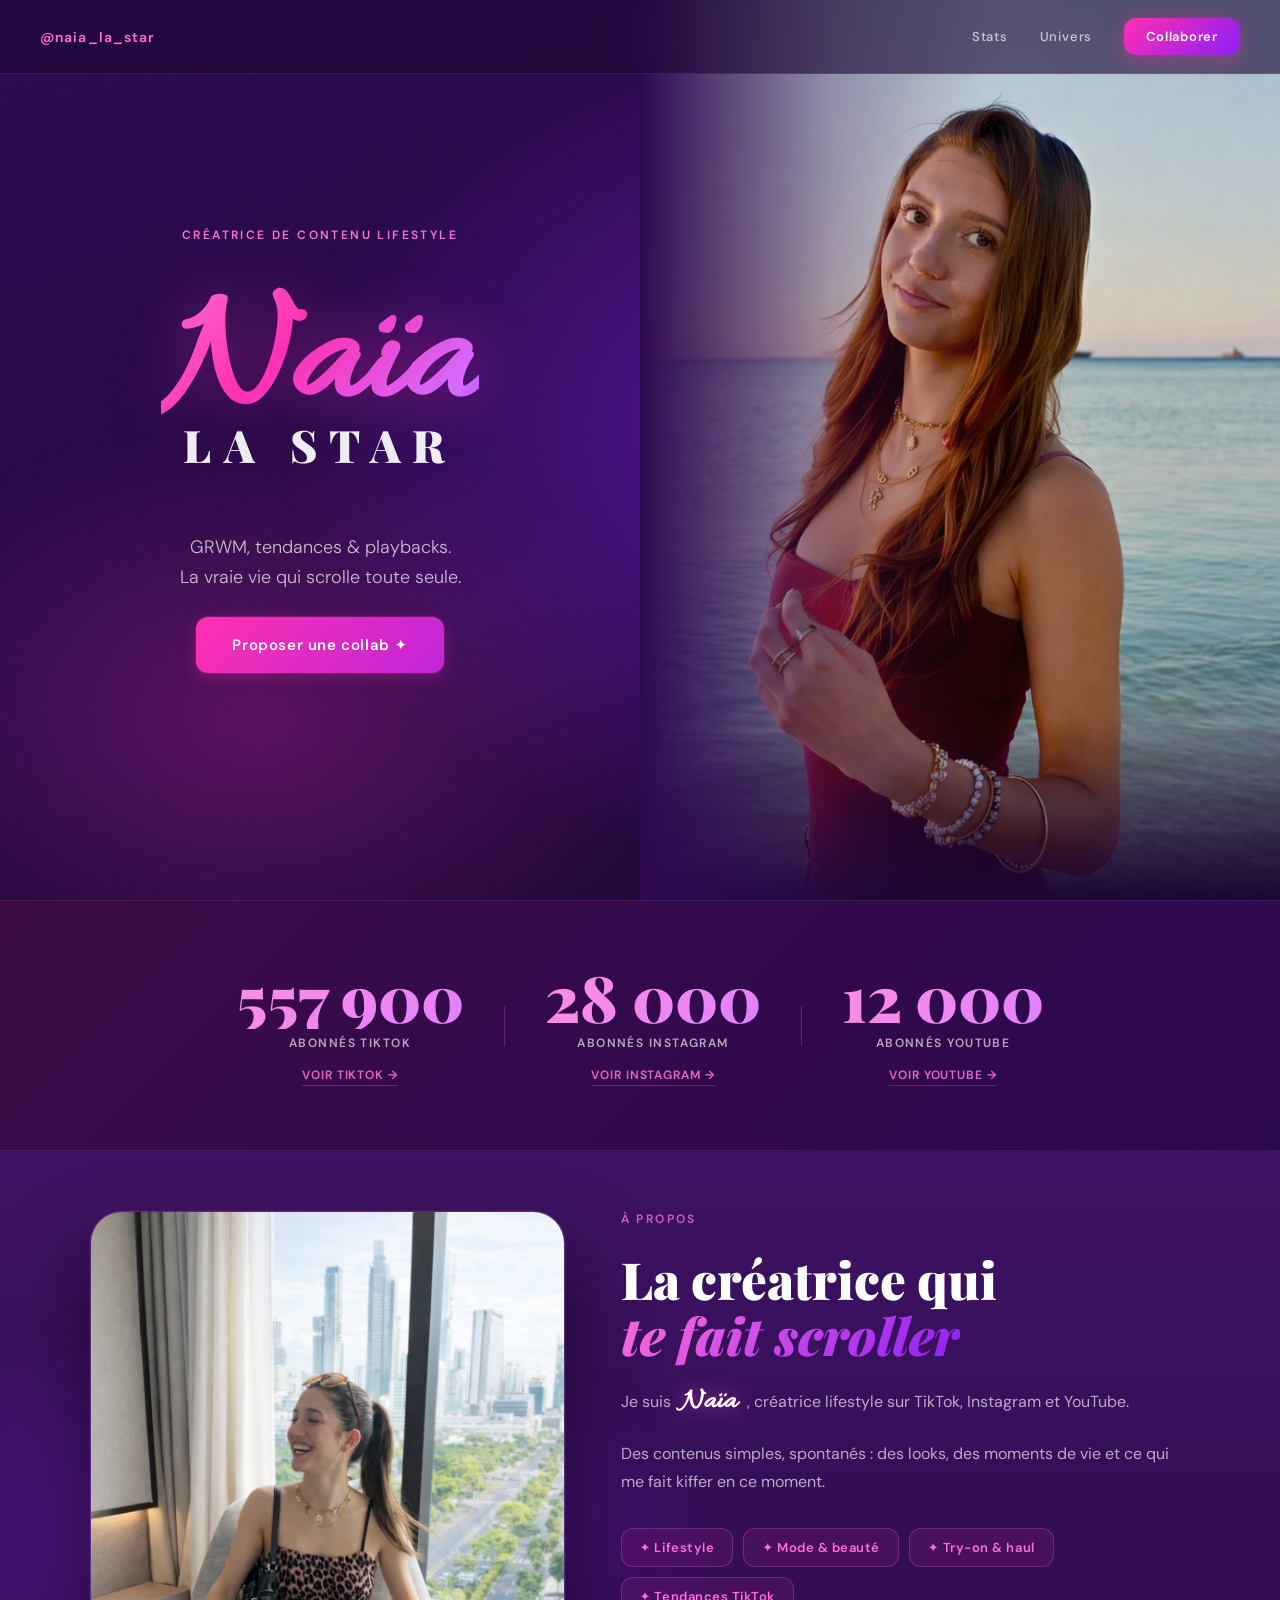
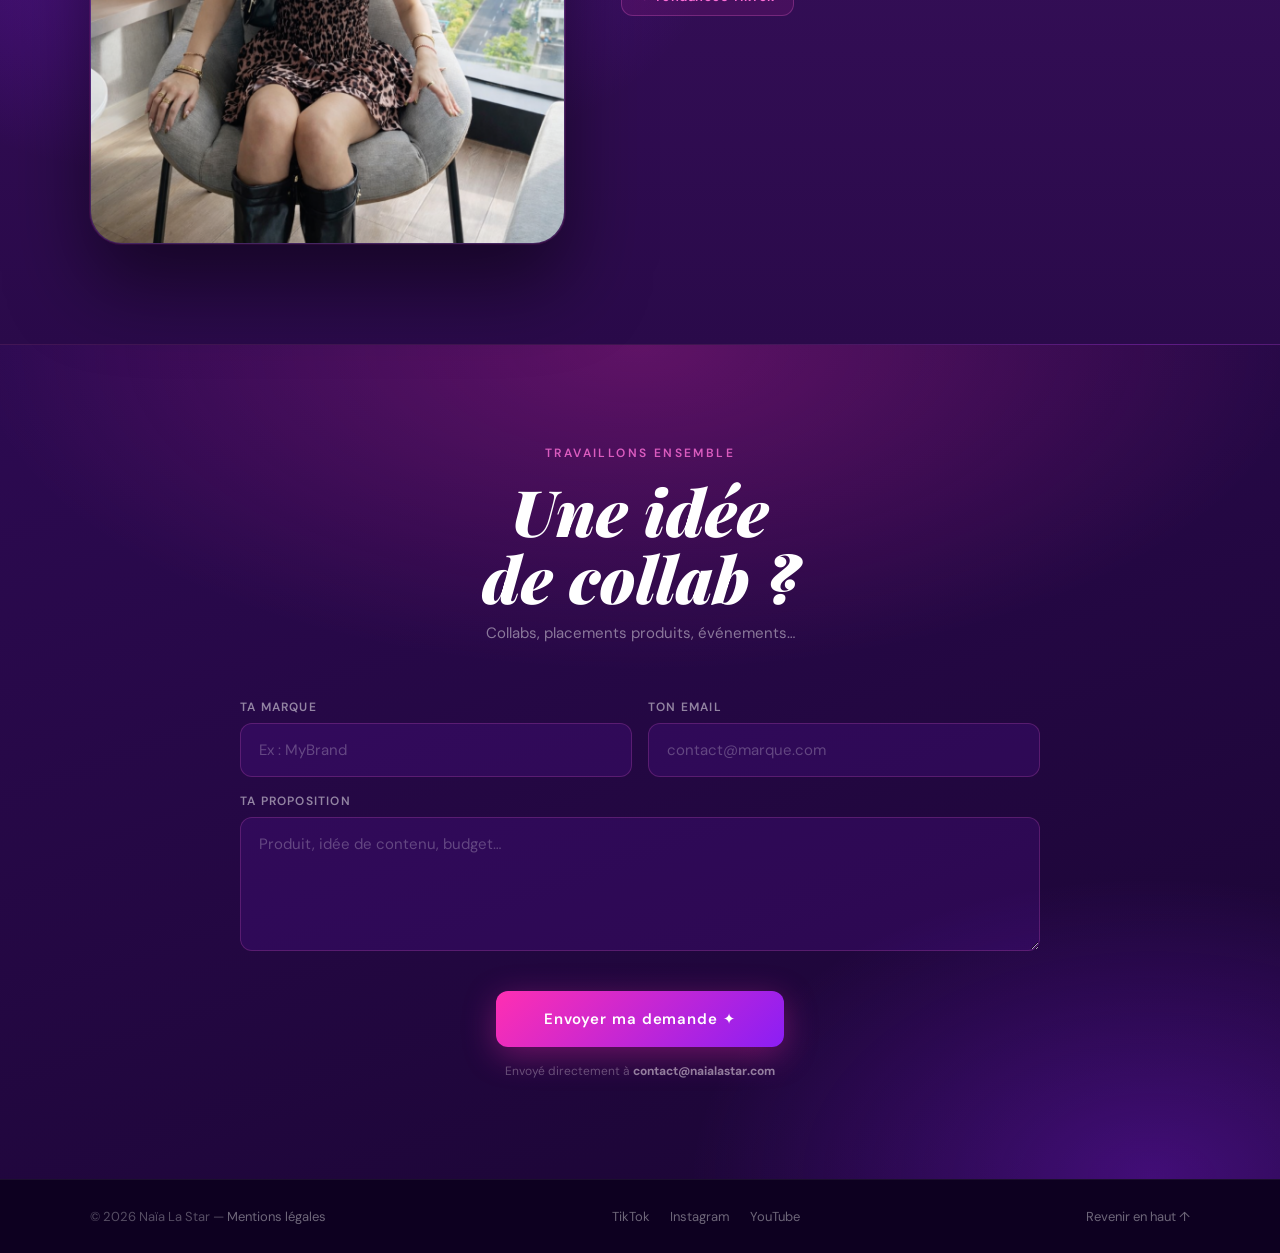
<file: index.html>
<!doctype html>
<html lang="fr">
  <head>
    <meta charset="UTF-8" />
    <meta name="viewport" content="width=device-width, initial-scale=1.0" />
    <title>Naïa La Star — Collaborations & Partenariats</title>
    <meta
      name="description"
      content="Collaborez avec Naïa La Star, créatrice de contenus lifestyle. 557k abonnés TikTok."
    />
    <link rel="preconnect" href="https://fonts.googleapis.com" />
    <link rel="preconnect" href="https://fonts.gstatic.com" crossorigin />
    <link
      href="https://fonts.googleapis.com/css2?family=Playfair+Display:ital,wght@0,400;0,900;1,400;1,900&family=DM+Sans:wght@300;400;500;600&family=Allura&display=swap"
      rel="stylesheet"
    />
    <link rel="icon" type="image/png" href="images/favicon.png" />
    <link rel="stylesheet" href="styles.css" />
  </head>
  <body>
    <header class="nav" id="siteNav">
      <a class="nav__brand" href="#accueil">@naia_la_star</a>
      <div class="nav__links">
        <a href="#chiffres">Stats</a>
        <a href="#univers">Univers</a>
        <a href="#contact" class="nav__cta">Collaborer</a>
      </div>
    </header>

    <section id="accueil" class="hero">
      <div class="hero__bg"></div>

      <div class="hero__left">
        <p class="hero__eyebrow">Créatrice de contenu lifestyle</p>

        <h1 class="hero__name">
          <span class="hero__name-script">Naïa</span>
          <span class="hero__name-bold">LA STAR</span>
        </h1>

        <p class="hero__tagline">
          GRWM, tendances & playbacks.<br />
          La vraie vie qui scrolle toute seule.
        </p>

        <a href="#contact" class="hero__btn">Proposer une collab ✦</a>
      </div>

      <div class="hero__right">
        <div class="hero__photo-wrap">
          <img
            class="hero__photo"
            src="images/photo-naia.png"
            alt="Naïa La Star"
            onerror="this.style.opacity = '0'"
          />
          <div class="hero__photo-glow"></div>
        </div>
      </div>
    </section>

    <section id="chiffres" class="stats">
      <div class="stats__inner">
        <div class="stats__item">
          <span class="stats__num">557 900</span>
          <span class="stats__label">abonnés TikTok</span>
          <a
            href="https://www.tiktok.com/@naia_la_star"
            target="_blank"
            rel="noopener"
            class="stats__link"
            >Voir TikTok →</a
          >
        </div>
        <div class="stats__sep" aria-hidden="true"></div>
        <div class="stats__item">
          <span class="stats__num">28 000</span>
          <span class="stats__label">abonnés Instagram</span>
          <a
            href="https://www.instagram.com/naia_la_star/"
            target="_blank"
            rel="noopener"
            class="stats__link"
            >Voir Instagram →</a
          >
        </div>
        <div class="stats__sep" aria-hidden="true"></div>
        <div class="stats__item">
          <span class="stats__num">12 000</span>
          <span class="stats__label">abonnés YouTube</span>
          <a
            href="https://www.youtube.com/@naia_ytb"
            target="_blank"
            rel="noopener"
            class="stats__link"
            >Voir YouTube →</a
          >
        </div>
      </div>
    </section>

    <section id="univers" class="univers">
      <div class="univers__inner">
        <div class="univers__photo-col">
          <div class="univers__photo-wrap">
            <img
              src="images/photo-naia-2.png"
              alt="Naïa en action"
              class="univers__photo"
              onerror="this.style.opacity = '0'"
            />
          </div>
        </div>

        <div class="univers__content">
          <p class="univers__overtitle">À propos</p>
          <h2 class="univers__title">
            La créatrice qui<br /><em>te fait scroller</em>
          </h2>
          <p class="univers__text">
            Je suis <strong class="signature">Naïa</strong> , créatrice
            lifestyle sur TikTok, Instagram et YouTube.
          </p>
          <p class="univers__text">
            Des contenus simples, spontanés : des looks, des moments de vie et
            ce qui me fait kiffer en ce moment.
          </p>
          <div class="univers__tags">
            <span>✦ Lifestyle</span>
            <span>✦ Mode & beauté</span>
            <span>✦ Try-on & haul</span>
            <span>✦ Tendances TikTok</span>
          </div>
        </div>
      </div>
    </section>

    <section id="contact" class="contact">
      <div class="contact__inner">
        <div class="contact__head">
          <p class="contact__overtitle">Travaillons ensemble</p>
          <h2 class="contact__title">Une idée<br />de collab ?</h2>
          <p class="contact__sub">Collabs, placements produits, événements…</p>
        </div>

        <form
          name="contact"
          method="POST"
          data-netlify="true"
          class="contact__form"
          id="contactForm"
        >
          <input type="hidden" name="form-name" value="contact" />
          <div class="contact__grid">
            <label class="contact__field">
              <span>Ta marque</span>
              <input
                required
                type="text"
                name="marque"
                placeholder="Ex : MyBrand"
              />
            </label>
            <label class="contact__field">
              <span>Ton email</span>
              <input
                required
                type="email"
                name="email"
                placeholder="contact@marque.com"
              />
            </label>
          </div>
          <label class="contact__field">
            <span>Ta proposition</span>
            <textarea
              required
              name="message"
              rows="5"
              placeholder="Produit, idée de contenu, budget…"
            ></textarea>
          </label>
          <button class="contact__btn" type="submit">
            Envoyer ma demande ✦
          </button>
          <p class="contact__hint">
            Envoyé directement à <strong>contact@naialastar.com</strong>
          </p>
        </form>
      </div>
    </section>

    <footer class="footer">
      <div class="footer__inner">
        <p>
          © <span id="year"></span> Naïa La Star —
          <a href="mentions-legales.html">Mentions légales</a>
        </p>
        <div class="footer__links">
          <a
            href="https://www.tiktok.com/@naia_la_star"
            target="_blank"
            rel="noopener"
            >TikTok</a
          >
          <a
            href="https://www.instagram.com/naia_la_star/"
            target="_blank"
            rel="noopener"
            >Instagram</a
          >
          <a
            href="https://www.youtube.com/@naia_ytb"
            target="_blank"
            rel="noopener"
            >YouTube</a
          >
        </div>
        <a href="#accueil">Revenir en haut ↑</a>
      </div>
    </footer>

    <script src="scripts.js"></script>
  </body>
</html>
</file>
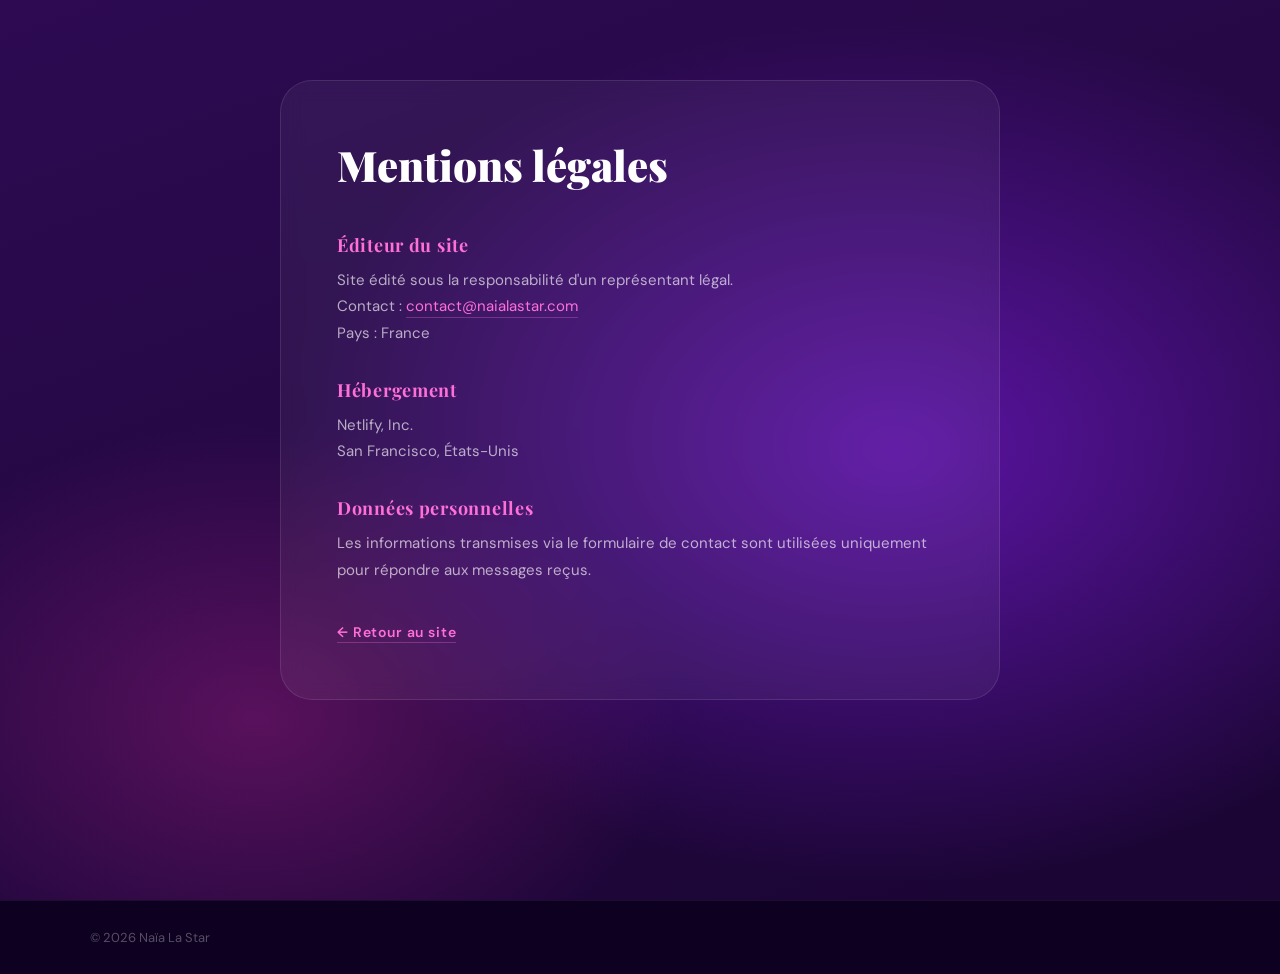
<file: mentions-legales.html>
<!doctype html>
<html lang="fr">
  <head>
    <meta charset="UTF-8" />
    <meta name="viewport" content="width=device-width, initial-scale=1.0" />
    <title>Mentions légales — Naïa La Star</title>
    <link rel="preconnect" href="https://fonts.googleapis.com" />
    <link rel="preconnect" href="https://fonts.gstatic.com" crossorigin />
    <link
      href="https://fonts.googleapis.com/css2?family=Playfair+Display:ital,wght@0,400;0,900;1,400;1,900&family=DM+Sans:wght@300;400;500;600&family=Allura&display=swap"
      rel="stylesheet"
    />
    <link rel="icon" type="image/png" href="images/favicon.png" />
    <link rel="stylesheet" href="styles.css" />
    <style>
      .mentions__card {
        max-width: 720px;
        margin: 0 auto;
        background: rgba(255, 255, 255, 0.05);
        border: 1px solid rgba(255, 255, 255, 0.1);
        border-radius: var(--r-lg);
        padding: 56px;
        backdrop-filter: blur(10px);
      }
      .mentions__card h1 {
        font-family: var(--font-display);
        font-size: clamp(28px, 4vw, 42px);
        font-weight: 900;
        color: var(--white);
        margin-bottom: 40px;
      }
      .mentions__card h2 {
        font-family: var(--font-display);
        font-size: 18px;
        font-weight: 700;
        color: var(--pink2);
        margin: 32px 0 10px;
        letter-spacing: 0.04em;
      }
      .mentions__card p {
        font-size: 15px;
        line-height: 1.75;
        color: rgba(255, 255, 255, 0.65);
      }
      .mentions__card a {
        color: var(--pink2);
        border-bottom: 1px solid rgba(255, 111, 216, 0.3);
        padding-bottom: 1px;
        transition: opacity 180ms ease;
      }
      .mentions__card a:hover {
        opacity: 0.8;
      }
      .mentions__back {
        display: inline-flex;
        align-items: center;
        gap: 8px;
        margin-top: 40px;
        font-size: 14px;
        font-weight: 600;
        letter-spacing: 0.06em;
        color: var(--pink2);
        border-bottom: 1px solid rgba(255, 111, 216, 0.3);
        padding-bottom: 2px;
      }
    </style>
  </head>
  <body>
    <div
      style="
        position: fixed;
        inset: 0;
        z-index: 0;
        background:
          radial-gradient(
            ellipse 80% 80% at 70% 50%,
            rgba(139, 30, 245, 0.55) 0%,
            transparent 60%
          ),
          radial-gradient(
            ellipse 60% 60% at 20% 80%,
            rgba(255, 47, 178, 0.25) 0%,
            transparent 55%
          ),
          linear-gradient(160deg, #2d0a52 0%, #1a0533 100%);
      "
    ></div>

    <main
      style="
        position: relative;
        z-index: 1;
        min-height: 100svh;
        padding: 80px 24px;
      "
    >
      <div class="mentions__card">
        <h1>Mentions légales</h1>

        <h2>Éditeur du site</h2>
        <p>Site édité sous la responsabilité d'un représentant légal.</p>
        <p>
          Contact :
          <a href="mailto:contact@naialastar.com">contact@naialastar.com</a
          ><br />
          Pays : France
        </p>

        <h2>Hébergement</h2>
        <p>
          Netlify, Inc.<br />
          San Francisco, États-Unis
        </p>

        <h2>Données personnelles</h2>
        <p>
          Les informations transmises via le formulaire de contact sont
          utilisées uniquement pour répondre aux messages reçus.
        </p>

        <a href="./index.html" class="mentions__back">← Retour au site</a>
      </div>
    </main>

    <footer class="footer" style="position: relative; z-index: 1">
      <div class="footer__inner">
        <p>© <span id="year"></span> Naïa La Star</p>
      </div>
    </footer>

    <script>
      document.getElementById("year").textContent = new Date().getFullYear();
    </script>
  </body>
</html>
</file>
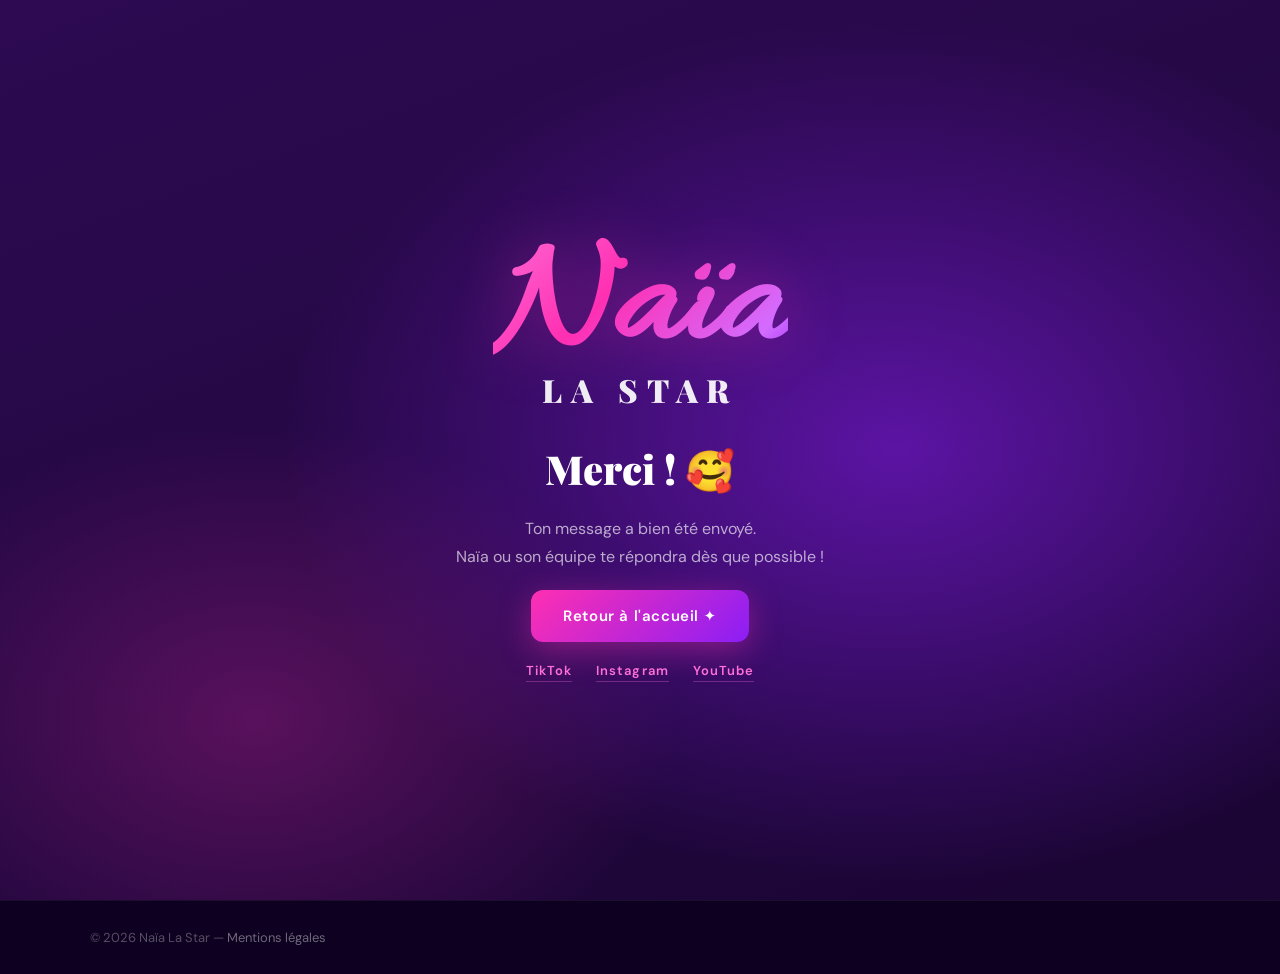
<file: merci.html>
<!doctype html>
<html lang="fr">
  <head>
    <meta charset="UTF-8" />
    <meta name="viewport" content="width=device-width, initial-scale=1.0" />
    <title>Merci — Naïa La Star</title>
    <link rel="preconnect" href="https://fonts.googleapis.com" />
    <link rel="preconnect" href="https://fonts.gstatic.com" crossorigin />
    <link
      href="https://fonts.googleapis.com/css2?family=Playfair+Display:ital,wght@0,400;0,900;1,400;1,900&family=DM+Sans:wght@300;400;500;600&family=Allura&display=swap"
      rel="stylesheet"
    />
    <link rel="icon" type="image/png" href="images/favicon.png" />
    <link rel="stylesheet" href="styles.css" />
    <style>
      .merci__btn {
        display: inline-flex;
        align-items: center;
        gap: 10px;
        padding: 16px 32px;
        border-radius: var(--r-sm);
        font-family: var(--font-body);
        font-size: 15px;
        font-weight: 600;
        letter-spacing: 0.04em;
        color: var(--white);
        background: linear-gradient(135deg, var(--pink) 0%, var(--violet) 100%);
        box-shadow: 0 8px 32px rgba(255, 47, 178, 0.4);
        transition:
          transform 180ms ease,
          box-shadow 180ms ease;
      }
      .merci__btn:hover {
        transform: translateY(-3px);
        box-shadow: 0 16px 48px rgba(255, 47, 178, 0.55);
      }
      .merci__social {
        font-size: 13px;
        font-weight: 600;
        letter-spacing: 0.08em;
        color: var(--pink2);
        border-bottom: 1px solid rgba(255, 111, 216, 0.3);
        padding-bottom: 2px;
        transition: opacity 180ms ease;
      }
      .merci__social:hover {
        opacity: 0.8;
      }
    </style>
  </head>
  <body>
    <div
      style="
        position: fixed;
        inset: 0;
        z-index: 0;
        background:
          radial-gradient(
            ellipse 80% 80% at 70% 50%,
            rgba(139, 30, 245, 0.55) 0%,
            transparent 60%
          ),
          radial-gradient(
            ellipse 60% 60% at 20% 80%,
            rgba(255, 47, 178, 0.25) 0%,
            transparent 55%
          ),
          linear-gradient(160deg, #2d0a52 0%, #1a0533 100%);
      "
    ></div>

    <main
      style="
        position: relative;
        z-index: 1;
        min-height: 100svh;
        display: flex;
        align-items: center;
        justify-content: center;
        padding: 40px 24px;
      "
    >
      <div
        style="
          max-width: 480px;
          width: 100%;
          text-align: center;
          display: flex;
          flex-direction: column;
          align-items: center;
          gap: 20px;
        "
      >
        <h1
          style="
            display: flex;
            flex-direction: column;
            align-items: center;
            line-height: 1;
          "
        >
          <span
            style="
              font-family: var(--font-script);
              font-size: clamp(90px, 12vw, 160px);
              background: linear-gradient(
                135deg,
                #ff6fd8 0%,
                #ff2fb2 40%,
                #d36cff 80%,
                #8b1ef5 100%
              );
              -webkit-background-clip: text;
              background-clip: text;
              color: transparent;
              filter: drop-shadow(0 0 30px rgba(255, 47, 178, 0.4));
              line-height: 1.2;
              display: block;
            "
            >Naïa</span
          >
          <span
            style="
              font-family: var(--font-display);
              font-weight: 900;
              font-size: clamp(18px, 3vw, 32px);
              letter-spacing: 0.28em;
              color: var(--white);
              opacity: 0.92;
              margin-top: -28px;
              display: block;
            "
            >LA STAR</span
          >
        </h1>

        <p
          style="
            font-family: var(--font-display);
            font-size: clamp(26px, 4vw, 40px);
            font-weight: 900;
            color: var(--white);
            margin-top: 16px;
          "
        >
          Merci&nbsp;! 🥰
        </p>

        <p
          style="
            font-size: 16px;
            line-height: 1.7;
            color: rgba(255, 255, 255, 0.65);
          "
        >
          Ton message a bien été envoyé.<br />
          Naïa ou son équipe te répondra dès que possible&nbsp;!
        </p>

        <a href="index.html" class="merci__btn">Retour à l'accueil ✦</a>

        <div style="display: flex; gap: 24px; justify-content: center">
          <a
            href="https://www.tiktok.com/@naia_la_star"
            target="_blank"
            rel="noopener"
            class="merci__social"
            >TikTok</a
          >
          <a
            href="https://www.instagram.com/naia_la_star/"
            target="_blank"
            rel="noopener"
            class="merci__social"
            >Instagram</a
          >
          <a
            href="https://www.youtube.com/@naia_ytb"
            target="_blank"
            rel="noopener"
            class="merci__social"
            >YouTube</a
          >
        </div>
      </div>
    </main>

    <footer class="footer" style="position: relative; z-index: 1">
      <div class="footer__inner">
        <p>
          © <span id="year"></span> Naïa La Star —
          <a href="mentions-legales.html">Mentions légales</a>
        </p>
      </div>
    </footer>

    <script>
      document.getElementById("year").textContent = new Date().getFullYear();
    </script>
  </body>
</html>
</file>
<file: styles.css>
/* =========================================================
    NAÏA LA STAR — V3 — styles.css
    Concept : Magazine Cover — bling premium
    ========================================================= */

/* =========================================================
    1) TOKENS
    ========================================================= */
:root {
  --pink: #ff2fb2;
  --pink2: #ff6fd8;
  --violet: #8b1ef5;
  --violet2: #5b0fc4;
  --deep: #1a0533;
  --star: #ffd84d;
  --white: #ffffff;
  --off-white: #fdf6ff;

  --font-display: "Playfair Display", Georgia, serif;
  --font-script: "Allura", cursive;
  --font-body: "DM Sans", system-ui, sans-serif;

  --ease: cubic-bezier(0.22, 1, 0.36, 1);
  --fast: 180ms;
  --mid: 360ms;

  --r-sm: 12px;
  --r-md: 20px;
  --r-lg: 32px;
  --r-xl: 48px;
}

/* =========================================================
    2) RESET
    ========================================================= */
*,
*::before,
*::after {
  box-sizing: border-box;
  margin: 0;
  padding: 0;
}
html {
  scroll-behavior: smooth;
  font-size: 16px;
}
body {
  font-family: var(--font-body);
  background: var(--deep);
  color: var(--white);
  overflow-x: hidden;
  -webkit-font-smoothing: antialiased;
}
a {
  color: inherit;
  text-decoration: none;
}
img {
  display: block;
  max-width: 100%;
}
:focus-visible {
  outline: 2px solid var(--pink);
  outline-offset: 4px;
  border-radius: 4px;
}

/* =========================================================
    3) NAV
    ========================================================= */
.nav {
  position: fixed;
  top: 0;
  left: 0;
  right: 0;
  z-index: 100;
  display: flex;
  align-items: center;
  justify-content: space-between;
  padding: 18px 40px;
  background: rgba(26, 5, 51, 0.6);
  backdrop-filter: blur(20px);
  -webkit-backdrop-filter: blur(20px);
  border-bottom: 1px solid rgba(255, 255, 255, 0.08);
  transition: background var(--mid) var(--ease);
}

.nav.scrolled {
  background: rgba(26, 5, 51, 0.92);
}

.nav__brand {
  font-family: var(--font-body);
  font-weight: 600;
  font-size: 14px;
  letter-spacing: 0.08em;
  color: var(--pink2);
}

.nav__links {
  display: flex;
  align-items: center;
  gap: 32px;
}

.nav__links a {
  font-size: 13px;
  font-weight: 500;
  letter-spacing: 0.06em;
  color: rgba(255, 255, 255, 0.7);
  transition: color var(--fast) var(--ease);
}

.nav__links a:hover {
  color: var(--white);
}

.nav__cta {
  padding: 10px 22px;
  border-radius: var(--r-sm);
  background: linear-gradient(135deg, var(--pink), var(--violet));
  color: var(--white) !important;
  font-weight: 600 !important;
  font-size: 13px !important;
  box-shadow: 0 4px 20px rgba(255, 47, 178, 0.35);
  transition:
    transform var(--fast) var(--ease),
    box-shadow var(--fast) var(--ease) !important;
}

.nav__cta:hover {
  transform: translateY(-2px);
  box-shadow: 0 8px 28px rgba(255, 47, 178, 0.5) !important;
}

/* =========================================================
   4) HERO
   ========================================================= */
.hero {
  position: relative;
  min-height: 100svh;
  display: grid;
  grid-template-columns: 1fr 1fr;
  align-items: center;
  overflow: visible;
}

.hero__bg {
  position: absolute;
  inset: 0;
  background:
    radial-gradient(
      ellipse 80% 80% at 70% 50%,
      rgba(139, 30, 245, 0.55) 0%,
      transparent 60%
    ),
    radial-gradient(
      ellipse 60% 60% at 20% 80%,
      rgba(255, 47, 178, 0.25) 0%,
      transparent 55%
    ),
    linear-gradient(160deg, #2d0a52 0%, #1a0533 100%);
  z-index: 0;
}

.hero__bg::after {
  content: "";
  position: absolute;
  inset: 0;
  background-image: url("data:image/svg+xml,%3Csvg viewBox='0 0 256 256' xmlns='http://www.w3.org/2000/svg'%3E%3Cfilter id='noise'%3E%3CfeTurbulence type='fractalNoise' baseFrequency='0.9' numOctaves='4' stitchTiles='stitch'/%3E%3C/filter%3E%3Crect width='100%25' height='100%25' filter='url(%23noise)' opacity='0.04'/%3E%3C/svg%3E");
  opacity: 0.5;
  pointer-events: none;
}

.hero__left {
  position: relative;
  z-index: 1;
  padding: 80px 24px;
  display: flex;
  flex-direction: column;
  gap: 24px;
  justify-content: center;
  align-items: center;
  overflow: visible;
}

.hero__eyebrow {
  font-size: 12px;
  font-weight: 600;
  letter-spacing: 0.2em;
  text-transform: uppercase;
  color: var(--pink2);
  opacity: 0.9;
  text-align: center;
}

.hero__name {
  display: flex;
  flex-direction: column;
  align-items: center;
  gap: 0;
  line-height: 1;
  overflow: visible;
  width: 100%;
}

.hero__name-script {
  font-family: var(--font-script);
  font-size: clamp(110px, 13vw, 200px);
  background: linear-gradient(
    135deg,
    #ff6fd8 0%,
    #ff2fb2 40%,
    #d36cff 80%,
    #8b1ef5 100%
  );
  -webkit-background-clip: text;
  background-clip: text;
  color: transparent;
  filter: drop-shadow(0 0 30px rgba(255, 47, 178, 0.4));
  line-height: 1.2;
  padding-bottom: 6px;
  display: block;
  text-align: center;
  overflow: visible;
}

.hero__name-bold {
  font-family: var(--font-display);
  font-weight: 900;
  font-size: clamp(26px, 3.5vw, 52px);
  letter-spacing: 0.28em;
  color: var(--white);
  opacity: 0.92;
  margin-top: -50px;
  margin-bottom: 40px;
  text-align: center;
  display: block;
  width: 100%;
}

.hero__tagline {
  font-size: clamp(15px, 1.5vw, 18px);
  font-weight: 300;
  line-height: 1.7;
  color: rgba(255, 255, 255, 0.72);
  max-width: 38ch;
  text-align: center;
}

.hero__socials {
  display: flex;
  gap: 14px;
  flex-wrap: wrap;
  justify-content: center;
}

.hero__social {
  display: flex;
  flex-direction: column;
  gap: 4px;
  padding: 16px 24px;
  border-radius: var(--r-sm);
  background: rgba(10, 0, 20, 0.5);
  border: 1px solid rgba(255, 255, 255, 0.12);
  transition:
    background var(--fast) var(--ease),
    border-color var(--fast) var(--ease),
    transform var(--fast) var(--ease);
}

.hero__social:hover {
  background: rgba(255, 255, 255, 0.1);
  border-color: rgba(255, 111, 216, 0.3);
  transform: translateY(-2px);
}

.hero__social-num {
  font-family: var(--font-display);
  font-weight: 900;
  font-size: 22px;
  background: linear-gradient(135deg, var(--pink2), var(--violet));
  -webkit-background-clip: text;
  background-clip: text;
  color: transparent;
}

.hero__social-label {
  font-size: 11px;
  font-weight: 500;
  letter-spacing: 0.1em;
  color: rgba(255, 255, 255, 0.5);
  text-transform: uppercase;
}

.hero__btn {
  display: inline-flex;
  align-items: center;
  gap: 10px;
  padding: 18px 36px;
  border-radius: var(--r-sm);
  font-size: 15px;
  font-weight: 600;
  letter-spacing: 0.04em;
  color: var(--white);
  background: linear-gradient(135deg, var(--pink) 0%, var(--violet) 100%);
  background-size: 200% auto;
  box-shadow:
    0 4px 16px rgba(255, 47, 178, 0.25),
    0 0 0 1px rgba(255, 111, 216, 0.15);
  animation: shimmer 2.5s linear infinite;
  transition:
    transform var(--fast) var(--ease),
    box-shadow var(--fast) var(--ease);
}

.hero__btn:hover {
  transform: translateY(-3px);
  box-shadow:
    0 16px 48px rgba(255, 47, 178, 0.55),
    0 0 0 1px rgba(255, 111, 216, 0.3);
}

@keyframes shimmer {
  0% {
    background-position: 0% center;
  }
  100% {
    background-position: 200% center;
  }
}

.hero__right {
  position: relative;
  z-index: 1;
  height: 100svh;
  display: flex;
  align-items: flex-end;
  justify-content: center;
  overflow: hidden;
}

.hero__photo-wrap {
  position: relative;
  width: 100%;
  height: 100%;
}

.hero__photo {
  width: 100%;
  height: 100%;
  object-fit: cover;
  object-position: center top;
}

.hero__photo-glow {
  position: absolute;
  inset: 0;
  background:
    linear-gradient(
      to right,
      #2d0a52 0%,
      rgba(45, 10, 82, 0.3) 30%,
      transparent 55%
    ),
    linear-gradient(to top, #1a0533 0%, transparent 20%);
  pointer-events: none;
}

/* =========================================================
    5) STATS
    ========================================================= */
#chiffres {
  scroll-margin-top: 120px;
}

.stats {
  background: linear-gradient(
    135deg,
    rgba(255, 47, 178, 0.15),
    rgba(139, 30, 245, 0.15)
  );
  border-top: 1px solid rgba(255, 255, 255, 0.08);
  border-bottom: 1px solid rgba(255, 255, 255, 0.08);
  padding: 64px 40px;
}

.stats__inner {
  max-width: 900px;
  margin: 0 auto;
  display: flex;
  align-items: center;
  justify-content: center;
  gap: 40px;
  flex-wrap: wrap;
}

.stats__item {
  display: flex;
  flex-direction: column;
  align-items: center;
  gap: 6px;
}

.stats__num {
  font-family: var(--font-display);
  font-weight: 900;
  font-size: clamp(40px, 5vw, 68px);
  background: linear-gradient(135deg, #ff8fe0, #e080ff);
  -webkit-background-clip: text;
  background-clip: text;
  color: transparent;
  line-height: 1;
}

.stats__label {
  font-size: 12px;
  font-weight: 600;
  letter-spacing: 0.12em;
  text-transform: uppercase;
  color: rgba(255, 255, 255, 0.65);
}
.stats__link {
  margin-top: 10px;
  font-size: 12px;
  font-weight: 600;
  letter-spacing: 0.08em;
  text-transform: uppercase;
  color: var(--pink2);
  opacity: 0.9;
  border-bottom: 1px solid rgba(255, 111, 216, 0.3);
  padding-bottom: 2px;
  transition:
    opacity var(--fast) var(--ease),
    border-color var(--fast) var(--ease);
}

.stats__link:hover {
  opacity: 1;
  border-color: var(--pink2);
}
.stats__sep {
  width: 1px;
  height: 40px;
  background: rgba(255, 111, 216, 0.25);
  align-self: center;
}

/* =========================================================
    6) UNIVERS
    ========================================================= */
.univers {
  padding: 60px 40px 100px;
  background:
    radial-gradient(
      ellipse 60% 50% at 20% 50%,
      rgba(139, 30, 245, 0.35) 0%,
      transparent 60%
    ),
    linear-gradient(180deg, #3d1262 0%, #2a0a4a 100%);
}

.univers__inner {
  max-width: 1100px;
  margin: 0 auto;
  display: grid;
  grid-template-columns: 1fr 1.2fr;
  gap: 56px;
  align-items: stretch;
}

.univers__photo-col {
  display: flex;
  flex-direction: column;
  gap: 16px;
}

.univers__photo-wrap {
  border-radius: var(--r-lg);
  overflow: hidden;
  aspect-ratio: 3 / 4;
  min-height: 480px;
  background: rgba(255, 255, 255, 0.04);
  border: 1px solid rgba(255, 255, 255, 0.08);
  box-shadow:
    0 40px 80px rgba(0, 0, 0, 0.5),
    0 0 0 1px rgba(255, 47, 178, 0.15);
  width: 100%;
}

.univers__photo {
  width: 100%;
  height: 100%;
  object-fit: cover;
  object-position: center top;
}

.univers__badge {
  display: inline-flex;
  align-items: center;
  gap: 8px;
  align-self: flex-start;
  padding: 10px 16px;
  border-radius: var(--r-sm);
  background: rgba(255, 47, 178, 0.1);
  border: 1px solid rgba(255, 47, 178, 0.2);
  font-size: 12px;
  font-weight: 600;
  letter-spacing: 0.06em;
  color: var(--pink2);
}

.univers__content {
  display: flex;
  flex-direction: column;
  gap: 24px;
}

.univers__overtitle {
  font-size: 12px;
  font-weight: 600;
  letter-spacing: 0.2em;
  text-transform: uppercase;
  color: var(--pink2);
  opacity: 0.8;
}

.univers__title {
  font-family: var(--font-display);
  font-size: clamp(36px, 4vw, 60px);
  font-weight: 900;
  line-height: 1.1;
  color: var(--white);
}

.univers__title em {
  font-style: italic;
  background: linear-gradient(135deg, var(--pink2), var(--violet));
  -webkit-background-clip: text;
  background-clip: text;
  color: transparent;
}

.univers__text {
  font-size: 16px;
  line-height: 1.75;
  color: rgba(255, 255, 255, 0.65);
}

.univers__text strong {
  color: var(--white);
  font-weight: 600;
}
.signature {
  font-family: var(--font-script);
  font-size: 1.8em;
  font-weight: 400;
  background: linear-gradient(135deg, #ff2fb2 0%, #d36cff 100%);
  -webkit-background-clip: text;
  background-clip: text;
  color: transparent;
  line-height: 1;
  filter: drop-shadow(0 0 10px rgba(255, 111, 216, 0.45));
  margin: 0 6px;
  display: inline-block;
}
.univers__tags {
  display: flex;
  flex-wrap: wrap;
  gap: 10px;
  margin-top: 8px;
}

.univers__tags span {
  padding: 10px 18px;
  border-radius: var(--r-sm);
  background: rgba(255, 47, 178, 0.1);
  border: 1px solid rgba(255, 111, 216, 0.25);
  font-size: 13px;
  font-weight: 600;
  color: var(--pink2);
  letter-spacing: 0.04em;
  transition:
    background var(--fast) var(--ease),
    border-color var(--fast) var(--ease);
}

.univers__tags span:hover {
  background: rgba(255, 47, 178, 0.12);
  border-color: rgba(255, 47, 178, 0.25);
  color: var(--pink2);
}

/* =========================================================
    7) CONTACT
    ========================================================= */
.contact {
  padding: 100px 40px;
  background:
    radial-gradient(
      ellipse 80% 60% at 50% 0%,
      rgba(255, 47, 178, 0.25) 0%,
      transparent 65%
    ),
    radial-gradient(
      ellipse 60% 60% at 90% 100%,
      rgba(139, 30, 245, 0.35) 0%,
      transparent 60%
    ),
    linear-gradient(160deg, #2d0a52 0%, #1a0533 100%);
  border-top: 1px solid rgba(255, 111, 216, 0.15);
}

.contact__inner {
  max-width: 800px;
  margin: 0 auto;
  display: grid;
  gap: 56px;
}

.contact__head {
  text-align: center;
}

.contact__overtitle {
  font-size: 12px;
  font-weight: 600;
  letter-spacing: 0.2em;
  text-transform: uppercase;
  color: var(--pink2);
  opacity: 0.8;
  margin-bottom: 16px;
}

.contact__title {
  font-family: var(--font-display);
  font-size: clamp(40px, 5vw, 72px);
  font-weight: 900;
  font-style: italic;
  line-height: 1.05;
  color: var(--white);
}

.contact__sub {
  margin-top: 12px;
  font-size: 15px;
  color: rgba(255, 255, 255, 0.45);
}

.contact__form {
  display: flex;
  flex-direction: column;
  gap: 16px;
}

.contact__grid {
  display: grid;
  grid-template-columns: 1fr 1fr;
  gap: 16px;
}

.contact__field {
  display: flex;
  flex-direction: column;
  gap: 8px;
}

.contact__field span {
  font-size: 12px;
  font-weight: 600;
  letter-spacing: 0.1em;
  text-transform: uppercase;
  color: rgba(255, 255, 255, 0.5);
}

.contact__field input,
.contact__field textarea {
  width: 100%;
  padding: 16px 18px;
  border-radius: var(--r-sm);
  background: rgba(139, 30, 245, 0.12);
  border: 1px solid rgba(255, 111, 216, 0.2);
  color: var(--white);
  font-family: var(--font-body);
  font-size: 15px;
  outline: none;
  transition:
    border-color var(--fast) var(--ease),
    background var(--fast) var(--ease);
}

.contact__field input:focus,
.contact__field textarea:focus {
  border-color: rgba(255, 47, 178, 0.4);
  background: rgba(255, 255, 255, 0.08);
}

.contact__field input::placeholder,
.contact__field textarea::placeholder {
  color: rgba(255, 255, 255, 0.25);
}

.contact__field textarea {
  resize: vertical;
  min-height: 130px;
}

.contact__btn {
  margin-top: 24px;
  padding: 18px 48px;
  border-radius: var(--r-sm);
  border: none;
  cursor: pointer;
  font-family: var(--font-body);
  font-size: 15px;
  font-weight: 600;
  letter-spacing: 0.06em;
  color: var(--white);
  background: linear-gradient(135deg, var(--pink) 0%, var(--violet) 100%);
  box-shadow: 0 8px 32px rgba(255, 47, 178, 0.35);
  position: relative;
  overflow: hidden;
  align-self: center;
  transition:
    transform var(--fast) var(--ease),
    box-shadow var(--fast) var(--ease);
}

.contact__btn::after {
  content: "";
  position: absolute;
  inset: -40% -60%;
  background: linear-gradient(
    120deg,
    transparent 30%,
    rgba(255, 255, 255, 0.35) 50%,
    transparent 70%
  );
  transform: translateX(-100%) rotate(12deg);
  animation: shine 2.5s ease-in-out infinite;
}

@keyframes shine {
  0% {
    transform: translateX(-100%) rotate(12deg);
  }
  60% {
    transform: translateX(100%) rotate(12deg);
  }
  100% {
    transform: translateX(100%) rotate(12deg);
  }
}

.contact__btn:hover {
  transform: translateY(-2px);
  box-shadow: 0 16px 48px rgba(255, 47, 178, 0.5);
}

.contact__hint {
  text-align: center;
  font-size: 12px;
  color: rgba(255, 255, 255, 0.3);
}

.contact__hint strong {
  color: rgba(255, 255, 255, 0.5);
}

/* =========================================================
    8) FOOTER
    ========================================================= */
.footer {
  padding: 28px 40px;
  border-top: 1px solid rgba(255, 255, 255, 0.06);
  background: #0d0020;
}

.footer__inner {
  max-width: 1100px;
  margin: 0 auto;
  display: flex;
  justify-content: space-between;
  align-items: center;
  flex-wrap: wrap;
  gap: 12px;
  font-size: 13px;
  color: rgba(255, 255, 255, 0.3);
}
.footer__links {
  display: flex;
  gap: 20px;
}

.footer__links a {
  font-size: 13px;
  color: rgba(255, 255, 255, 0.4);
  transition: color var(--fast) var(--ease);
}

.footer__links a:hover {
  color: var(--pink2);
}
.footer__inner a {
  color: rgba(255, 255, 255, 0.4);
  transition: color var(--fast) var(--ease);
}

.footer__inner a:hover {
  color: var(--pink2);
}

/* =========================================================
    9) ANIMATIONS D'ENTRÉE
    ========================================================= */
.hero__eyebrow,
.hero__name,
.hero__tagline,
.hero__socials,
.hero__btn {
  opacity: 0;
  transform: translateY(24px);
  animation: fadeUp 0.7s var(--ease) forwards;
}

.hero__eyebrow {
  animation-delay: 0.1s;
}
.hero__name {
  animation-delay: 0.25s;
}
.hero__tagline {
  animation-delay: 0.4s;
}
.hero__socials {
  animation-delay: 0.55s;
}
.hero__btn {
  animation-delay: 0.7s;
}

.hero__photo-wrap {
  opacity: 0;
  animation: fadeIn 1s var(--ease) 0.3s forwards;
}

@keyframes fadeUp {
  to {
    opacity: 1;
    transform: translateY(0);
  }
}

@keyframes fadeIn {
  to {
    opacity: 1;
  }
}

/* =========================================================
    10) RESPONSIVE
    ========================================================= */
@media (max-width: 900px) {
  .nav {
    padding: 16px 24px;
  }
  .nav__links {
    gap: 16px;
  }
  .nav__links a:not(.nav__cta) {
    display: none;
  }

  .hero {
    grid-template-columns: 1fr;
    min-height: 100svh;
  }

  .hero__right {
    position: absolute;
    inset: 0;
    z-index: 0;
    height: 100%;
    opacity: 0.35;
  }

  .hero__left {
    position: relative;
    z-index: 1;
    padding: 120px 28px 80px;
    gap: 22px;
  }

  .hero__socials {
    gap: 12px;
  }

  .hero__social {
    padding: 12px 16px;
  }

  .stats__inner {
    gap: 24px;
  }
  .stats__sep {
    display: none;
  }

  .univers__inner {
    grid-template-columns: 1fr;
    gap: 40px;
    align-items: start;
  }

  .univers__photo-wrap {
    aspect-ratio: 4 / 3;
    max-height: 320px;
    min-height: unset;
  }

  .univers__photo {
    object-position: center 20%;
  }

  .univers {
    padding: 72px 24px;
  }
  .contact {
    padding: 72px 24px;
  }

  .contact__grid {
    grid-template-columns: 1fr;
  }

  .footer {
    padding: 24px;
  }
}

@media (prefers-reduced-motion: reduce) {
  *,
  *::before,
  *::after {
    animation: none !important;
    transition: none !important;
  }
}
</file>
